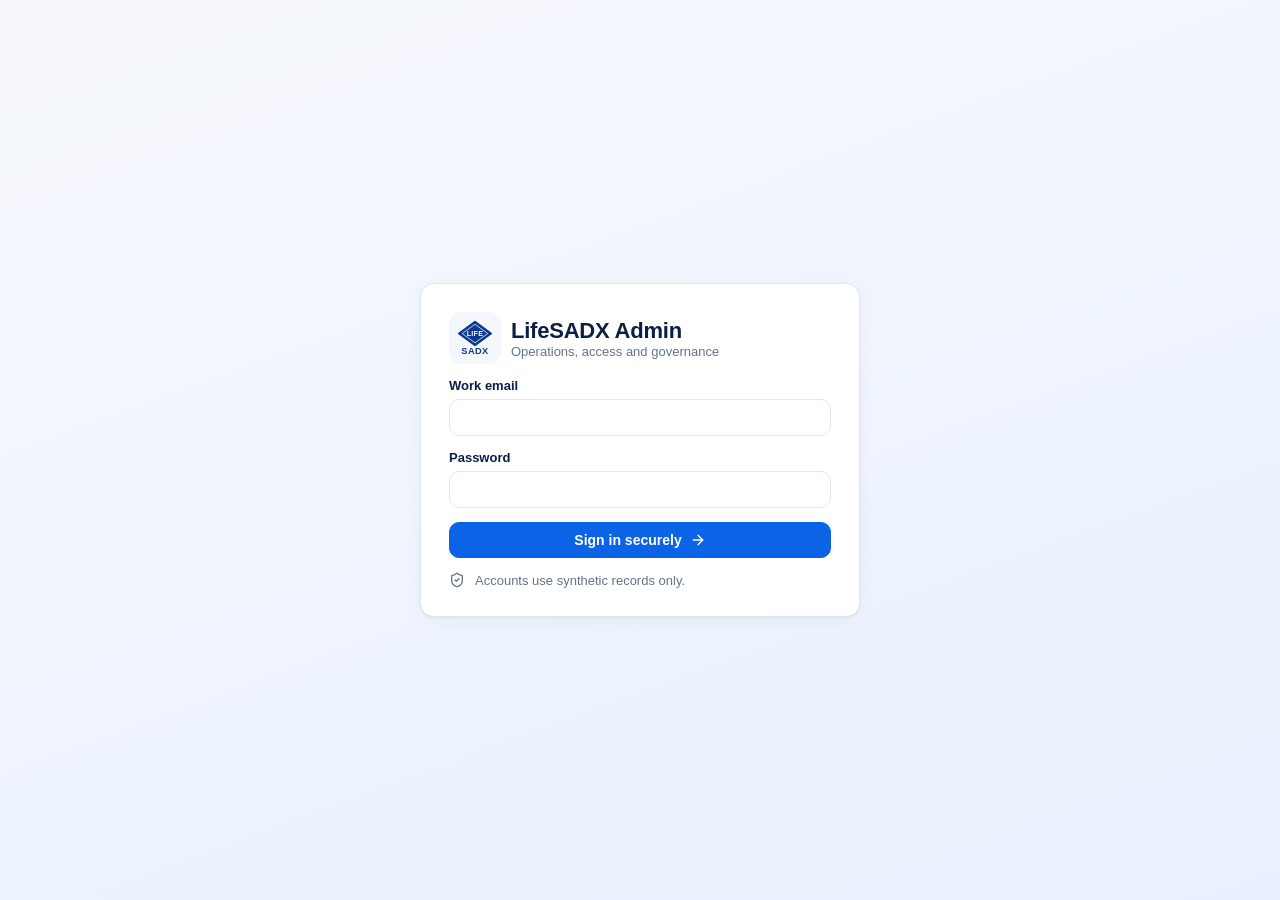
<file: index.html>
<!doctype html>
<html lang="en">
  <head>
    <meta charset="UTF-8" />
    <link rel="icon" type="image/svg+xml" href="/favicon.svg" />
    <meta name="viewport" content="width=device-width, initial-scale=1.0" />
    <title>LifeSADX Admin</title>
    <script type="module" crossorigin src="/assets/index-qB8f_SQD.js"></script>
    <link rel="stylesheet" crossorigin href="/assets/index-B-Mpbgka.css">
  </head>
  <body>
    <div id="root"></div>
  </body>
</html>
</file>
<file: assets/index-B-Mpbgka.css>
:root{--navy:#0b1f44;--navy-2:#12305f;--blue:#0b63e5;--blue-soft:#e8f0fe;--teal:#0e9f8f;--teal-soft:#e3f6f3;--amber:#b45309;--amber-soft:#fdf3dc;--red:#c62828;--red-soft:#fdecec;--green:#15803d;--green-soft:#e7f6ec;--grey:#64748b;--line:#e2e8f0;--bg:#f6f8fc;--card:#fff;--radius:14px;--shadow:0 1px 2px #0b1f440f, 0 4px 16px #0b1f440a;color:var(--navy);background:var(--bg);-webkit-font-smoothing:antialiased;font-family:Inter,-apple-system,BlinkMacSystemFont,Segoe UI,Roboto,Helvetica,Arial,sans-serif}*{box-sizing:border-box}body{background:var(--bg);min-height:100vh;margin:0}a{color:var(--blue);text-decoration:none}h1,h2,h3,h4{letter-spacing:-.01em;margin:0}h1{font-size:28px;font-weight:800}h2{font-size:18px;font-weight:700}h3{font-size:15px;font-weight:700}p{margin:0}button{font:inherit;cursor:pointer}input,select,textarea{font:inherit;color:var(--navy)}.muted{color:var(--grey)}.small{font-size:13px}.row{align-items:center;gap:10px;display:flex}.row.wrap{flex-wrap:wrap}.spacer{flex:1}.stack{flex-direction:column;gap:14px;display:flex}.grid{gap:14px;display:grid}.grid.cols-4{grid-template-columns:repeat(4,minmax(0,1fr))}.grid.cols-3{grid-template-columns:repeat(3,minmax(0,1fr))}.grid.cols-2{grid-template-columns:repeat(2,minmax(0,1fr))}.shell{grid-template-columns:264px 1fr;min-height:100vh;display:grid}.sidebar{background:var(--navy);color:#dbe5f7;height:100vh;padding:18px 14px;position:sticky;top:0;overflow-y:auto}.brand{align-items:center;gap:10px;padding:6px 8px 18px;display:flex}.brand img{background:#f4f7fc;border-radius:10px;width:40px;height:40px}.brand b{color:#fff;font-size:17px;display:block}.brand span{letter-spacing:.24em;color:#8fb3ff;font-size:11px}.nav-group{letter-spacing:.14em;text-transform:uppercase;color:#7f93b8;margin:14px 8px 6px;font-size:11px}.nav-link{color:#dbe5f7;border-radius:10px;align-items:center;gap:10px;padding:9px 10px;font-size:14px;display:flex}.nav-link:hover{background:#ffffff0f}.nav-link.active{background:var(--blue);color:#fff}.main{min-width:0}.topbar{border-bottom:1px solid var(--line);z-index:5;background:#fff;align-items:center;gap:12px;padding:14px 28px;display:flex;position:sticky;top:0}.content{max-width:1400px;padding:24px 28px 48px}.page-head{flex-wrap:wrap;align-items:flex-end;gap:12px;margin-bottom:18px;display:flex}.page-head p{margin-top:4px}.menu-btn{color:var(--navy);background:0 0;border:0;display:none}.card{background:var(--card);border:1px solid var(--line);border-radius:var(--radius);box-shadow:var(--shadow);padding:18px}.card.flat{box-shadow:none}.stat{align-items:center;gap:14px;display:flex}.stat .icon{background:var(--blue-soft);width:44px;height:44px;color:var(--blue);border-radius:12px;flex:none;place-items:center;display:grid}.stat b{font-size:26px;display:block}.stat.warn .icon{background:var(--amber-soft);color:var(--amber)}.stat.danger .icon{background:var(--red-soft);color:var(--red)}.stat.ok .icon{background:var(--teal-soft);color:var(--teal)}.banner{border-radius:12px;align-items:flex-start;gap:12px;padding:12px 14px;font-size:14px;display:flex}.banner.info{background:var(--teal-soft);color:#0b5d55}.banner.warn{background:var(--amber-soft);color:var(--amber)}.banner.danger{background:var(--red-soft);color:var(--red)}.banner.blue{background:var(--blue-soft);color:var(--navy-2)}.chip{white-space:nowrap;color:#334155;background:#eef2f7;border-radius:999px;align-items:center;gap:6px;padding:3px 10px;font-size:12px;font-weight:600;display:inline-flex}.chip.ok{background:var(--green-soft);color:var(--green)}.chip.info{background:var(--blue-soft);color:var(--blue)}.chip.warn{background:var(--amber-soft);color:var(--amber)}.chip.danger{background:var(--red-soft);color:var(--red)}.chip.teal{background:var(--teal-soft);color:#0b6b61}.btn{border:1px solid var(--blue);background:var(--blue);color:#fff;border-radius:10px;justify-content:center;align-items:center;gap:8px;padding:9px 14px;font-size:14px;font-weight:600;display:inline-flex}.btn:disabled{opacity:.45;cursor:not-allowed}.btn.outline{color:var(--blue);background:#fff}.btn.ghost{color:var(--blue);background:0 0;border-color:#0000}.btn.danger{color:var(--red);border-color:var(--red);background:#fff}.btn.sm{padding:6px 10px;font-size:13px}.input,.select,.textarea{border:1px solid var(--line);background:#fff;border-radius:10px;outline:none;width:100%;padding:10px 12px}.input:focus,.select:focus,.textarea:focus{border-color:var(--blue);box-shadow:0 0 0 3px var(--blue-soft)}.field{flex-direction:column;gap:6px;font-size:13px;font-weight:600;display:flex}.tabs{flex-wrap:wrap;gap:6px;display:flex}.tab{border:1px solid var(--line);color:var(--navy);background:#fff;border-radius:999px;padding:7px 14px;font-size:13px;font-weight:600}.tab.active{background:var(--blue);border-color:var(--blue);color:#fff}.table-wrap{border:1px solid var(--line);border-radius:var(--radius);background:#fff;overflow-x:auto}table{border-collapse:collapse;width:100%;font-size:14px}th{text-align:left;text-transform:uppercase;letter-spacing:.06em;color:var(--grey);border-bottom:1px solid var(--line);white-space:nowrap;background:#f8fafc;padding:10px 14px;font-size:12px}td{border-bottom:1px solid var(--line);vertical-align:middle;padding:12px 14px}tr:last-child td{border-bottom:0}tr.clickable{cursor:pointer}tr.clickable:hover td{background:#f8fbff}.drawer-backdrop{z-index:20;background:#0b1f4459;justify-content:flex-end;display:flex;position:fixed;inset:0}.drawer{background:#fff;flex-direction:column;gap:16px;width:min(620px,100vw);height:100vh;padding:22px;display:flex;overflow-y:auto;box-shadow:-8px 0 30px #0b1f4426}.kv{grid-template-columns:minmax(130px,38%) 1fr;gap:8px 14px;font-size:14px;display:grid}.kv dt{color:var(--grey)}.kv dd{word-break:break-word;margin:0}.timeline{flex-direction:column;gap:10px;margin:0;padding:0;list-style:none;display:flex}.timeline li{border-left:3px solid var(--blue-soft);padding-left:12px;font-size:13px}pre.json{border:1px solid var(--line);background:#f8fafc;border-radius:10px;margin:0;padding:12px;font-size:12px;overflow-x:auto}.toast{z-index:40;background:var(--navy);color:#fff;box-shadow:var(--shadow);border-radius:12px;max-width:420px;padding:12px 16px;font-size:14px;position:fixed;bottom:22px;right:22px}.toast.error{background:var(--red)}.empty{text-align:center;color:var(--grey);padding:36px 16px}.switch{background:#cbd5e1;border:0;border-radius:999px;flex:none;width:44px;height:26px;position:relative}.switch:after{content:"";background:#fff;border-radius:50%;width:20px;height:20px;transition:left .15s;position:absolute;top:3px;left:3px}.switch.on{background:var(--teal)}.switch.on:after{left:21px}.switch:disabled{opacity:.5;cursor:not-allowed}.login{background:linear-gradient(160deg,#f6f8fc,#e8f0fe);place-items:center;min-height:100vh;padding:20px;display:grid}.login .card{width:min(440px,100%);padding:28px}@media (width<=1100px){.grid.cols-4,.grid.cols-3{grid-template-columns:repeat(2,minmax(0,1fr))}}@media (width<=860px){.shell{grid-template-columns:1fr}.sidebar{z-index:30;width:280px;transition:transform .2s;position:fixed;transform:translate(-100%)}.sidebar.open{transform:translate(0)}.menu-btn{display:inline-flex}.content{padding:18px 16px 40px}.topbar{padding:12px 16px}.grid.cols-4,.grid.cols-3,.grid.cols-2{grid-template-columns:1fr}h1{font-size:24px}}.score-chart{flex-direction:column;gap:8px;min-width:0;display:flex}.score-legend{color:var(--navy);gap:14px;font-size:13px}.score-legend i,.score-tooltip i{border-radius:50%;width:10px;height:10px;display:inline-block}.score-plot{width:100%;min-width:0;position:relative}.score-plot svg{display:block;overflow:visible}.score-plot .axis-line{stroke:#cbd5e1;stroke-width:1px}.score-plot .grid-line{stroke:var(--line);stroke-width:1px}.score-plot .zone-line{stroke:#cbd5e1;stroke-width:1px;stroke-dasharray:4 4}.score-plot .zone-text{fill:#94a3b8;font-size:10.5px}.score-plot .tick-text{fill:var(--grey);font-size:11px}.score-plot .end-label{fill:var(--navy);font-size:11.5px;font-weight:600}.score-plot .crosshair{stroke:#94a3b8;stroke-width:1px;stroke-dasharray:3 3}.score-tooltip{pointer-events:none;border:1px solid var(--line);width:180px;box-shadow:var(--shadow);background:#fff;border-radius:10px;gap:4px;padding:8px 10px;font-size:12.5px;display:grid;position:absolute}.score-table{max-height:260px;overflow-y:auto}.score-stats{grid-template-columns:repeat(4,minmax(0,1fr));gap:10px;display:grid}.score-stats div{border:1px solid var(--line);border-radius:10px;padding:10px 12px}.score-stats b{font-size:22px;display:block}@media (width<=900px){.score-stats{grid-template-columns:repeat(2,minmax(0,1fr))}}.obs-note{-webkit-line-clamp:2;-webkit-box-orient:vertical;max-width:280px;display:-webkit-box;overflow:hidden}
</file>
